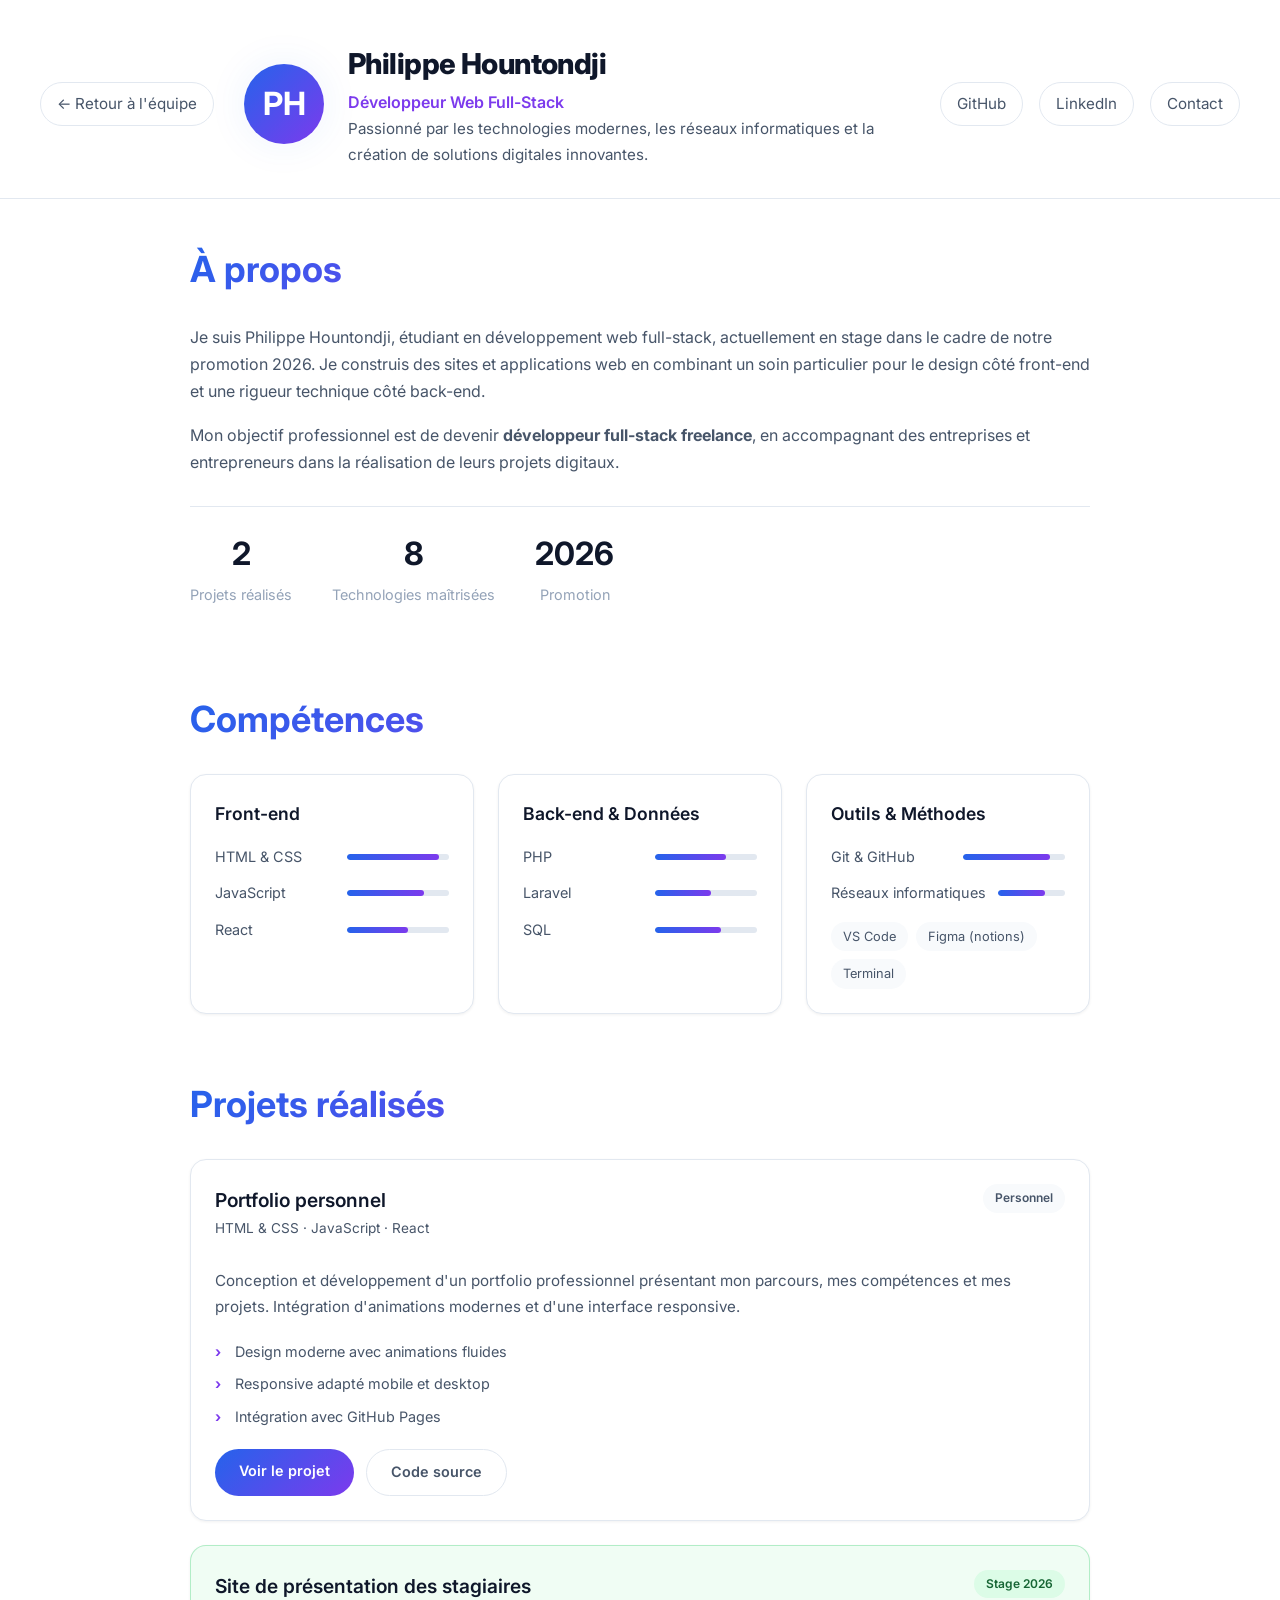
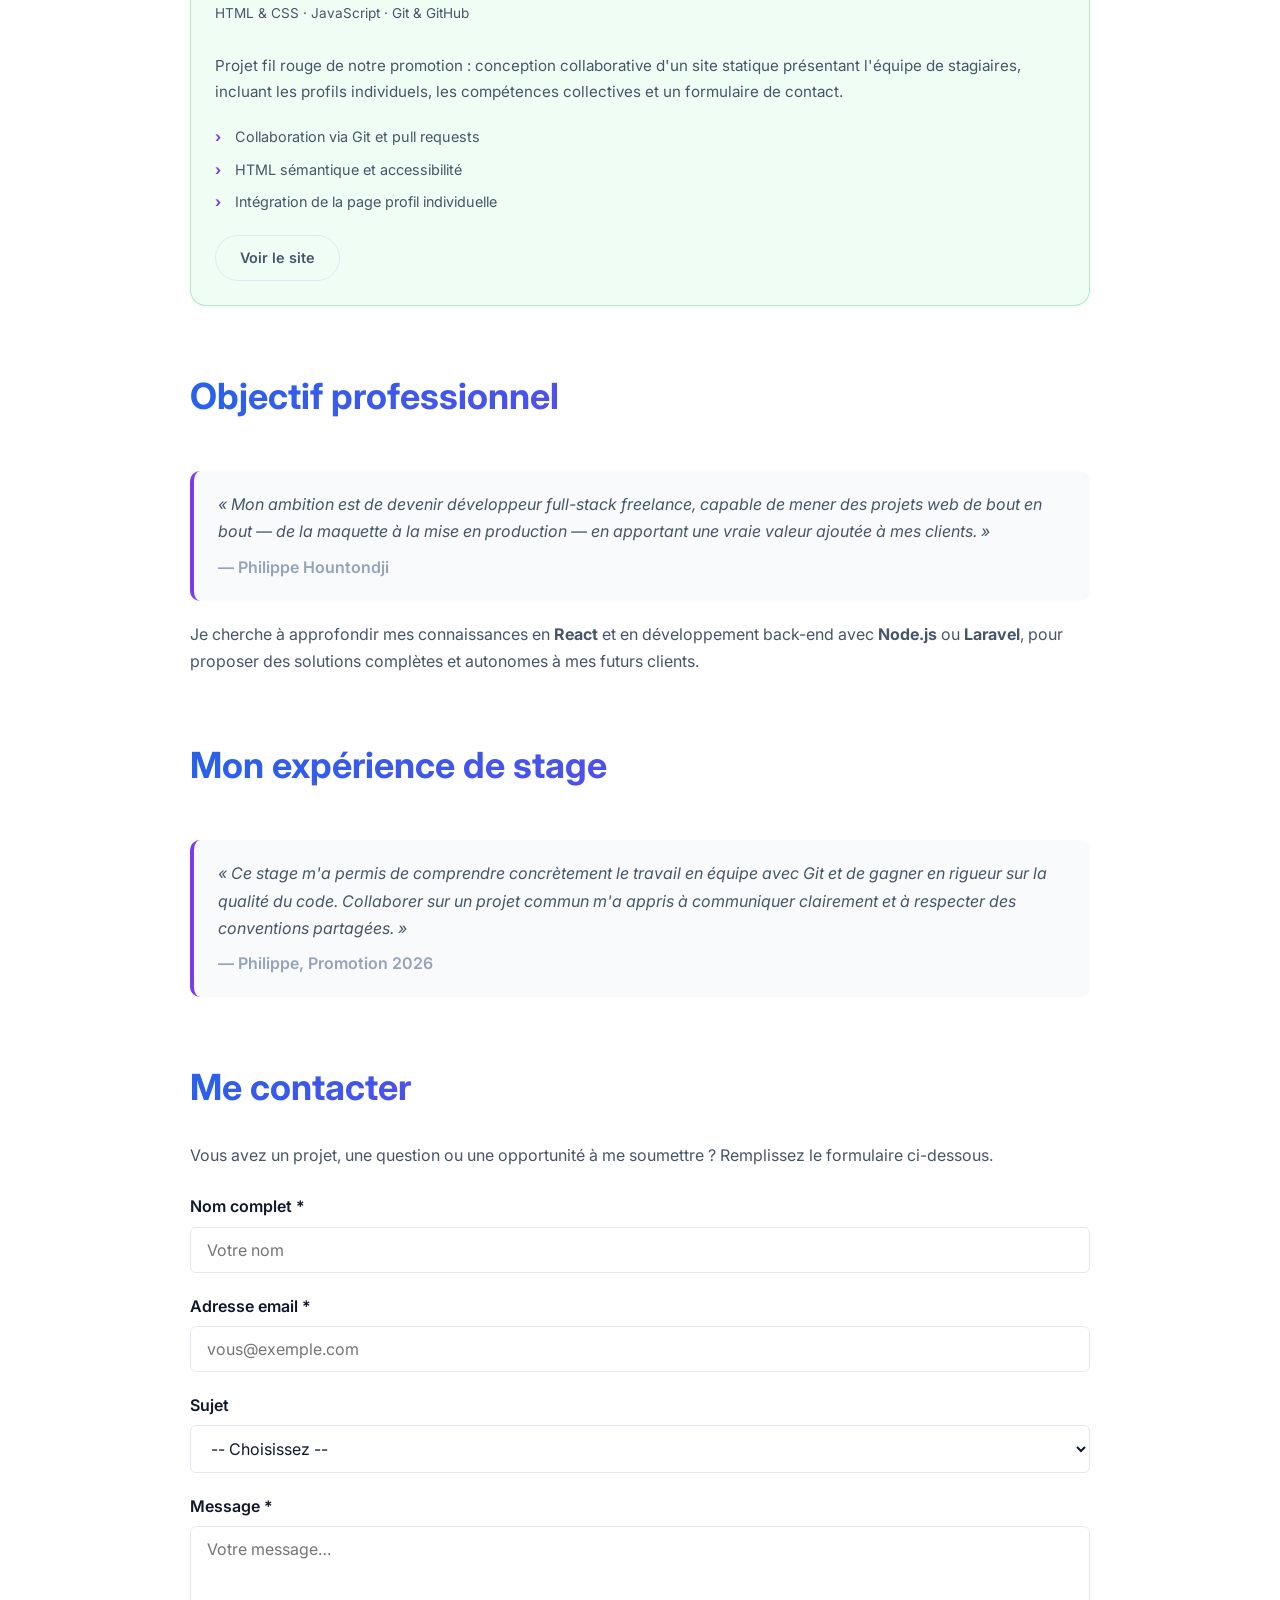
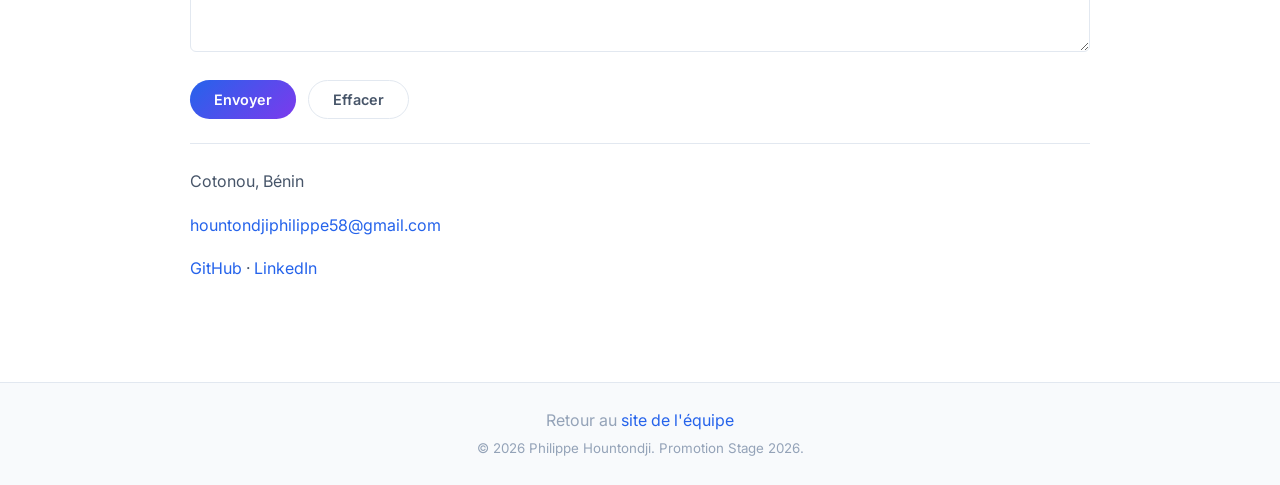
<file: pages/philippe.html>
<!DOCTYPE html>
<html lang="fr">
<head>
    <meta charset="UTF-8">
    <meta name="viewport" content="width=device-width, initial-scale=1.0">
    <meta name="description" content="Profil de Philippe Hountondji – Développeur Web Full-Stack stagiaire passionné par les technologies modernes et les réseaux informatiques.">
    <title>Philippe Hountondji – Développeur Full-Stack</title>
    <link rel="icon" href="data:image/svg+xml,<svg xmlns='http://www.w3.org/2000/svg' viewBox='0 0 100 100'><text y='.9em' font-size='90'>PH</text></svg>">
    <link rel="preconnect" href="https://fonts.googleapis.com">
    <link rel="preconnect" href="https://fonts.gstatic.com" crossorigin>
    <link href="https://fonts.googleapis.com/css2?family=Inter:opsz,wght@14..32,400;14..32,500;14..32,600;14..32,700;14..32,800&family=JetBrains+Mono:wght@400;600&display=swap" rel="stylesheet">
    <link rel="stylesheet" href="https://cdnjs.cloudflare.com/ajax/libs/font-awesome/6.0.0-beta3/css/all.min.css">
    <link rel="stylesheet" href="../css/philippe.css">
</head>
<body>

    <header class="profile-header">
        <div class="header-inner">
            <a href="../index.html" class="btn-back" aria-label="Retour à l'équipe">
                ← Retour à l'équipe
            </a>
            <div class="profile-identity">
                <div class="avatar" aria-hidden="true">PH</div>
                <div class="profile-meta">
                    <h1 class="profile-name">Philippe Hountondji</h1>
                    <p class="profile-role">Développeur Web Full-Stack</p>
                    <p class="profile-tagline">Passionné par les technologies modernes, les réseaux informatiques et la création de solutions digitales innovantes.</p>
                </div>
            </div>
            <nav class="social-links" aria-label="Liens professionnels">
                <a href="https://github.com/hountondji-philippe" aria-label="Profil GitHub de Philippe">GitHub</a>
                <a href="#" aria-label="Profil LinkedIn de Philippe">LinkedIn</a>
                <a href="#contact" aria-label="Contacter Philippe">Contact</a>
            </nav>
        </div>
    </header>

    <main class="profile-main">

        <section id="apropos" class="profile-section">
            <div class="section-inner">
                <h2 class="section-title">À propos</h2>
                <p>Je suis Philippe Hountondji, étudiant en développement web full-stack, actuellement en stage dans le cadre de notre promotion 2026. Je construis des sites et applications web en combinant un soin particulier pour le design côté front-end et une rigueur technique côté back-end.</p>
                <p>Mon objectif professionnel est de devenir <strong>développeur full-stack freelance</strong>, en accompagnant des entreprises et entrepreneurs dans la réalisation de leurs projets digitaux.</p>
                <ul class="profile-stats" aria-label="Chiffres clés">
                    <li class="stat-item">
                        <span class="stat-number">2</span>
                        <span class="stat-label">Projets réalisés</span>
                    </li>
                    <li class="stat-item">
                        <span class="stat-number">8</span>
                        <span class="stat-label">Technologies maîtrisées</span>
                    </li>
                    <li class="stat-item">
                        <span class="stat-number">2026</span>
                        <span class="stat-label">Promotion</span>
                    </li>
                </ul>
            </div>
        </section>

        <section id="competences" class="profile-section">
            <div class="section-inner">
                <h2 class="section-title">Compétences</h2>
                <div class="skills-grid">
                    <article class="skill-card">
                        <h3 class="skill-category">Front-end</h3>
                        <ul class="skill-list">
                            <li>
                                <span class="skill-name">HTML &amp; CSS</span>
                                <span class="skill-bar" aria-label="Niveau HTML & CSS : avancé">
                                    <span class="skill-fill" style="--level: 90%"></span>
                                </span>
                            </li>
                            <li>
                                <span class="skill-name">JavaScript</span>
                                <span class="skill-bar" aria-label="Niveau JavaScript : intermédiaire">
                                    <span class="skill-fill" style="--level: 75%"></span>
                                </span>
                            </li>
                            <li>
                                <span class="skill-name">React</span>
                                <span class="skill-bar" aria-label="Niveau React : notions">
                                    <span class="skill-fill" style="--level: 60%"></span>
                                </span>
                            </li>
                        </ul>
                    </article>

                    <article class="skill-card">
                        <h3 class="skill-category">Back-end &amp; Données</h3>
                        <ul class="skill-list">
                            <li>
                                <span class="skill-name">PHP</span>
                                <span class="skill-bar" aria-label="Niveau PHP : intermédiaire">
                                    <span class="skill-fill" style="--level: 70%"></span>
                                </span>
                            </li>
                            <li>
                                <span class="skill-name">Laravel</span>
                                <span class="skill-bar" aria-label="Niveau Laravel : notions">
                                    <span class="skill-fill" style="--level: 55%"></span>
                                </span>
                            </li>
                            <li>
                                <span class="skill-name">SQL</span>
                                <span class="skill-bar" aria-label="Niveau SQL : intermédiaire">
                                    <span class="skill-fill" style="--level: 65%"></span>
                                </span>
                            </li>
                        </ul>
                    </article>

                    <article class="skill-card">
                        <h3 class="skill-category">Outils &amp; Méthodes</h3>
                        <ul class="skill-list">
                            <li>
                                <span class="skill-name">Git &amp; GitHub</span>
                                <span class="skill-bar" aria-label="Niveau Git & GitHub : avancé">
                                    <span class="skill-fill" style="--level: 85%"></span>
                                </span>
                            </li>
                            <li>
                                <span class="skill-name">Réseaux informatiques</span>
                                <span class="skill-bar" aria-label="Niveau réseaux : intermédiaire">
                                    <span class="skill-fill" style="--level: 70%"></span>
                                </span>
                            </li>
                        </ul>
                        <ul class="tools-tags" aria-label="Autres outils">
                            <li>VS Code</li>
                            <li>Figma (notions)</li>
                            <li>Terminal</li>
                        </ul>
                    </article>
                </div>
            </div>
        </section>

        <section id="projet" class="profile-section">
            <div class="section-inner">
                <h2 class="section-title">Projets réalisés</h2>

                <article class="project-card">
                    <div class="project-header">
                        <div>
                            <h3 class="project-title">Portfolio personnel</h3>
                            <p class="project-stack">HTML &amp; CSS · JavaScript · React</p>
                        </div>
                        <span class="project-badge">Personnel</span>
                    </div>
                    <p class="project-desc">Conception et développement d'un portfolio professionnel présentant mon parcours, mes compétences et mes projets. Intégration d'animations modernes et d'une interface responsive.</p>
                    <ul class="project-highlights">
                        <li>Design moderne avec animations fluides</li>
                        <li>Responsive adapté mobile et desktop</li>
                        <li>Intégration avec GitHub Pages</li>
                    </ul>
                    <div class="project-links">
                        <a href="https://philippe554-del.github.io/Portfolio-/" class="btn btn-primary">Voir le projet</a>
                        <a href="https://github.com/hountondji-philippe/Portfolio-" class="btn btn-outline">Code source</a>
                    </div>
                </article>

                <article class="project-card project-card--stage">
                    <div class="project-header">
                        <div>
                            <h3 class="project-title">Site de présentation des stagiaires</h3>
                            <p class="project-stack">HTML &amp; CSS · JavaScript · Git &amp; GitHub</p>
                        </div>
                        <span class="project-badge project-badge--stage">Stage 2026</span>
                    </div>
                    <p class="project-desc">Projet fil rouge de notre promotion : conception collaborative d'un site statique présentant l'équipe de stagiaires, incluant les profils individuels, les compétences collectives et un formulaire de contact.</p>
                    <ul class="project-highlights">
                        <li>Collaboration via Git et pull requests</li>
                        <li>HTML sémantique et accessibilité</li>
                        <li>Intégration de la page profil individuelle</li>
                    </ul>
                    <div class="project-links">
                        <a href="../index.html" class="btn btn-outline">Voir le site</a>
                    </div>
                </article>

            </div>
        </section>

        <section id="objectif" class="profile-section">
            <div class="section-inner">
                <h2 class="section-title">Objectif professionnel</h2>
                <blockquote class="profile-quote">
                    <p>« Mon ambition est de devenir développeur full-stack freelance, capable de mener des projets web de bout en bout — de la maquette à la mise en production — en apportant une vraie valeur ajoutée à mes clients. »</p>
                    <footer>— Philippe Hountondji</footer>
                </blockquote>
                <p>Je cherche à approfondir mes connaissances en <strong>React</strong> et en développement back-end avec <strong>Node.js</strong> ou <strong>Laravel</strong>, pour proposer des solutions complètes et autonomes à mes futurs clients.</p>
            </div>
        </section>

        <section id="temoignage" class="profile-section">
            <div class="section-inner">
                <h2 class="section-title">Mon expérience de stage</h2>
                <blockquote class="stage-quote">
                    <p>« Ce stage m'a permis de comprendre concrètement le travail en équipe avec Git et de gagner en rigueur sur la qualité du code. Collaborer sur un projet commun m'a appris à communiquer clairement et à respecter des conventions partagées. »</p>
                    <footer>— Philippe, Promotion 2026</footer>
                </blockquote>
            </div>
        </section>

        <section id="contact" class="profile-section">
            <div class="section-inner">
                <h2 class="section-title">Me contacter</h2>
                <p>Vous avez un projet, une question ou une opportunité à me soumettre ? Remplissez le formulaire ci-dessous.</p>

                <form id="contact-form" novalidate>
                    <fieldset>
                        <legend>Formulaire de contact</legend>

                        <div class="form-group">
                            <label for="nom">Nom complet <span aria-hidden="true">*</span></label>
                            <input type="text" id="nom" name="nom" placeholder="Votre nom" required autocomplete="name">
                            <span class="field-error" id="nom-error" role="alert"></span>
                        </div>

                        <div class="form-group">
                            <label for="email">Adresse email <span aria-hidden="true">*</span></label>
                            <input type="email" id="email" name="email" placeholder="vous@exemple.com" required autocomplete="email">
                            <span class="field-error" id="email-error" role="alert"></span>
                        </div>

                        <div class="form-group">
                            <label for="sujet">Sujet</label>
                            <select id="sujet" name="sujet">
                                <option value="">-- Choisissez --</option>
                                <option value="projet">Proposition de projet</option>
                                <option value="freelance">Mission freelance</option>
                                <option value="info">Demande d'information</option>
                                <option value="autre">Autre</option>
                            </select>
                        </div>

                        <div class="form-group">
                            <label for="message">Message <span aria-hidden="true">*</span></label>
                            <textarea id="message" name="message" rows="5" placeholder="Votre message…" required></textarea>
                            <span class="field-error" id="message-error" role="alert"></span>
                        </div>

                        <div class="form-actions">
                            <button type="submit" class="btn btn-primary">Envoyer</button>
                            <button type="reset" class="btn btn-outline">Effacer</button>
                        </div>

                        <div id="form-success" class="form-success" hidden>
                            Message envoyé. Je vous répondrai dans les plus brefs délais.
                        </div>

                    </fieldset>
                </form>

                <address class="contact-info">
                    <p>Cotonou, Bénin</p>
                    <p><a href="mailto:hountondjiphilippe58@gmail.com">hountondjiphilippe58@gmail.com</a></p>
                    <p>
                        <a href="https://github.com/hountondji-philippe">GitHub</a> ·
                        <a href="#">LinkedIn</a>
                    </p>
                </address>

            </div>
        </section>

    </main>

    <footer class="profile-footer">
        <div class="footer-inner">
            <p>Retour au <a href="../index.html">site de l'équipe</a></p>
            <p><small>&copy; 2026 Philippe Hountondji. Promotion Stage 2026.</small></p>
        </div>
    </footer>

    <script src="../js/philippe.js"></script>
</body>
</html>
</file>
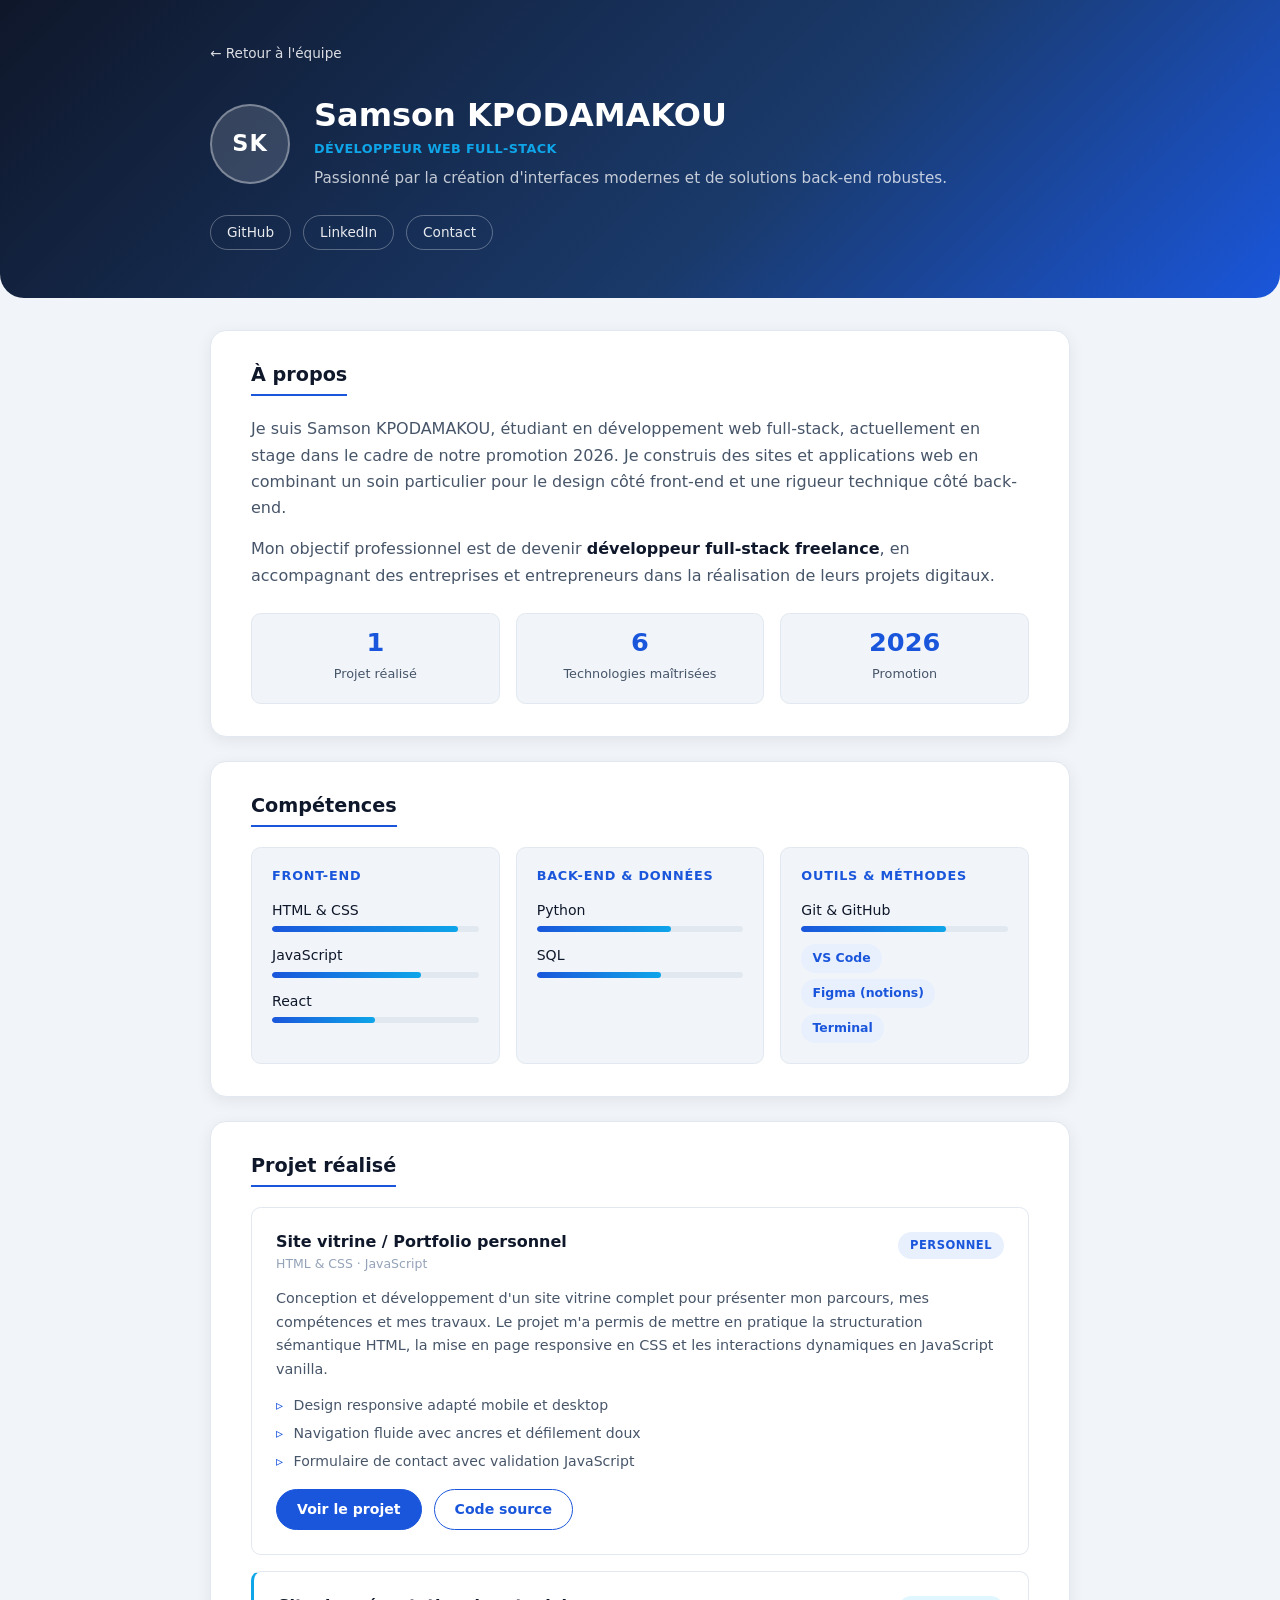
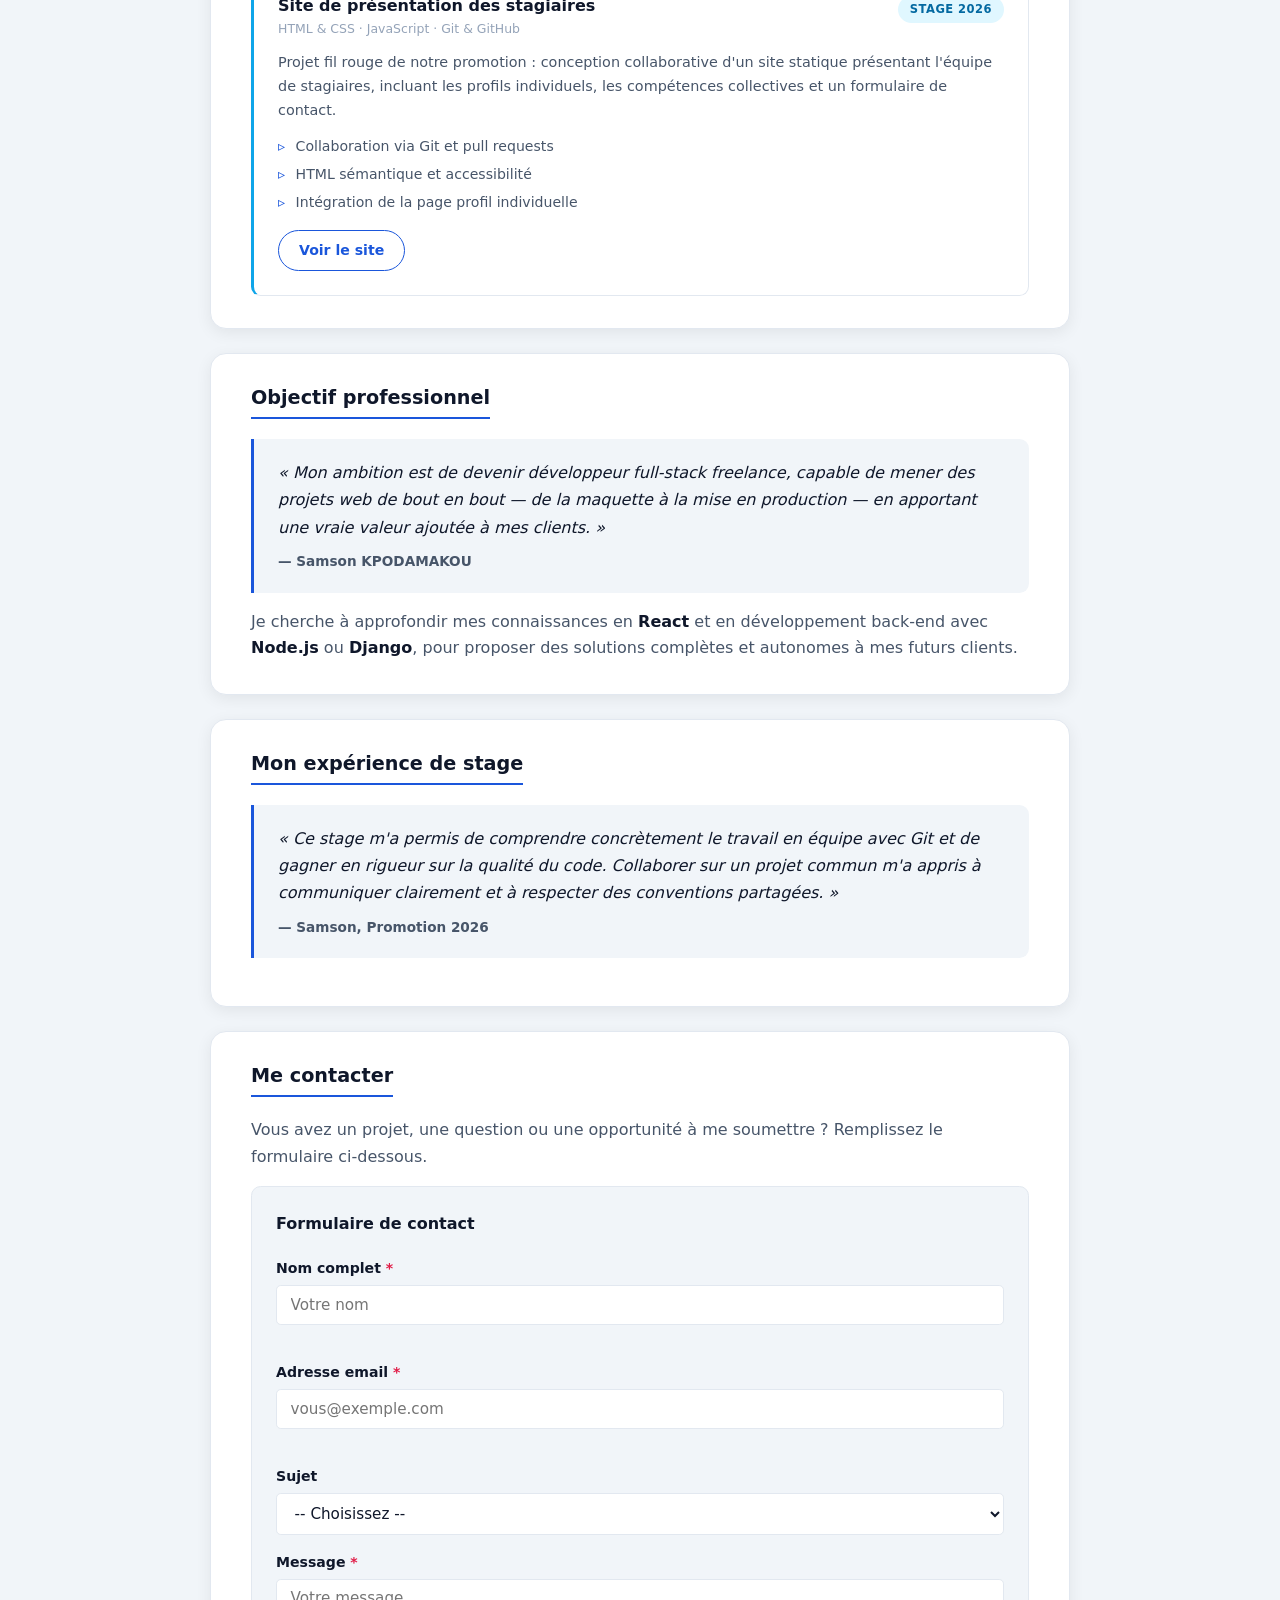
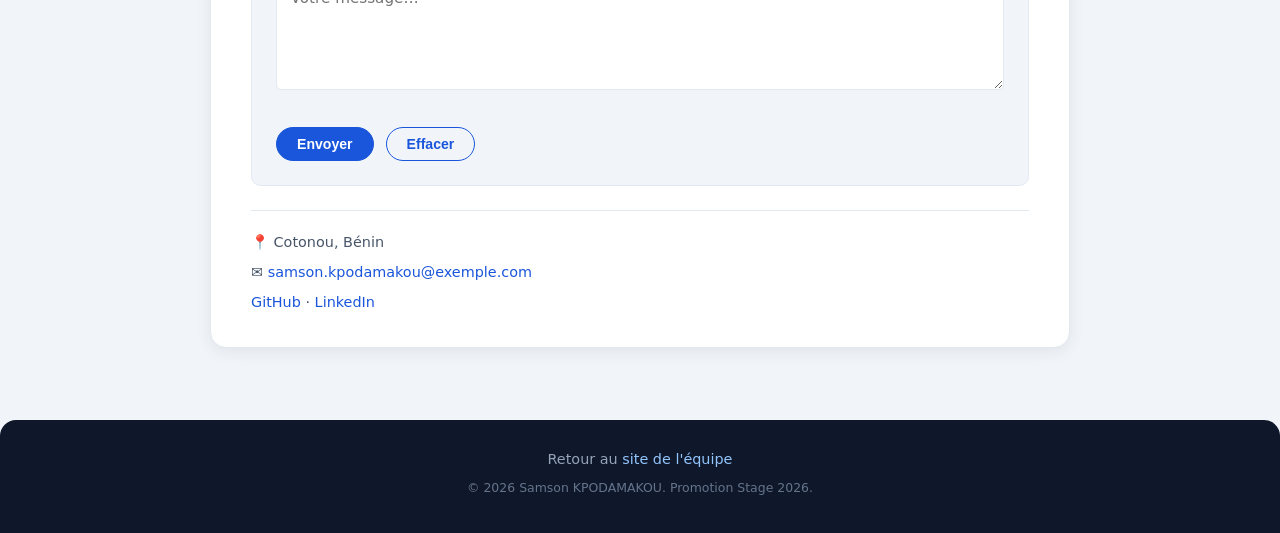
<file: pages/samson.html>
<!DOCTYPE html>
<html lang="fr">
<head>
    <meta charset="UTF-8">
    <meta name="viewport" content="width=device-width, initial-scale=1.0">
    <meta name="description" content="Profil de Samson KPODAMAKOU – Développeur Web Full-Stack stagiaire passionné par la création de solutions digitales modernes.">
    <title>Samson KPODAMAKOU – Développeur Full-Stack</title>
    <link rel="icon" href="data:image/svg+xml,<svg xmlns='http://www.w3.org/2000/svg' viewBox='0 0 100 100'><text y='.9em' font-size='90'>💻</text></svg>">
    <link rel="stylesheet" href="../css/samson.css">
</head>
<body>

    <!-- ========== HEADER / HERO PROFIL ========== -->
    <header class="profile-header">
        <div class="header-inner">

            <!-- Bouton retour -->
            <a href="../index.html" class="btn-back" aria-label="Retour à l'équipe">
                ← Retour à l'équipe
            </a>

            <!-- Avatar + identité -->
            <div class="profile-identity">
                <div class="avatar" aria-hidden="true">SK</div>
                <div class="profile-meta">
                    <h1 class="profile-name">Samson KPODAMAKOU</h1>
                    <p class="profile-role">Développeur Web Full-Stack</p>
                    <p class="profile-tagline">Passionné par la création d'interfaces modernes et de solutions back-end robustes.</p>
                </div>
            </div>

            <!-- Liens sociaux -->
            <nav class="social-links" aria-label="Liens professionnels">
                <a href="#" aria-label="Profil GitHub de Samson">GitHub</a>
                <a href="#" aria-label="Profil LinkedIn de Samson">LinkedIn</a>
                <a href="#contact" aria-label="Contacter Samson">Contact</a>
            </nav>

        </div>
    </header>

    <!-- ========== CONTENU PRINCIPAL ========== -->
    <main class="profile-main">

        <!-- À PROPOS -->
        <section id="apropos" class="profile-section">
            <div class="section-inner">
                <h2 class="section-title">À propos</h2>
                <p>Je suis Samson KPODAMAKOU, étudiant en développement web full-stack, actuellement en stage dans le cadre de notre promotion 2026. Je construis des sites et applications web en combinant un soin particulier pour le design côté front-end et une rigueur technique côté back-end.</p>
                <p>Mon objectif professionnel est de devenir <strong>développeur full-stack freelance</strong>, en accompagnant des entreprises et entrepreneurs dans la réalisation de leurs projets digitaux.</p>

                <!-- Statistiques rapides -->
                <ul class="profile-stats" aria-label="Chiffres clés">
                    <li class="stat-item">
                        <span class="stat-number">1</span>
                        <span class="stat-label">Projet réalisé</span>
                    </li>
                    <li class="stat-item">
                        <span class="stat-number">6</span>
                        <span class="stat-label">Technologies maîtrisées</span>
                    </li>
                    <li class="stat-item">
                        <span class="stat-number">2026</span>
                        <span class="stat-label">Promotion</span>
                    </li>
                </ul>
            </div>
        </section>

        <!-- COMPÉTENCES -->
        <section id="competences" class="profile-section">
            <div class="section-inner">
                <h2 class="section-title">Compétences</h2>

                <div class="skills-grid">

                    <article class="skill-card">
                        <h3 class="skill-category">Front-end</h3>
                        <ul class="skill-list">
                            <li>
                                <span class="skill-name">HTML &amp; CSS</span>
                                <span class="skill-bar" aria-label="Niveau HTML & CSS : avancé">
                                    <span class="skill-fill" style="--level: 90%"></span>
                                </span>
                            </li>
                            <li>
                                <span class="skill-name">JavaScript</span>
                                <span class="skill-bar" aria-label="Niveau JavaScript : intermédiaire">
                                    <span class="skill-fill" style="--level: 72%"></span>
                                </span>
                            </li>
                            <li>
                                <span class="skill-name">React</span>
                                <span class="skill-bar" aria-label="Niveau React : notions">
                                    <span class="skill-fill" style="--level: 50%"></span>
                                </span>
                            </li>
                        </ul>
                    </article>

                    <article class="skill-card">
                        <h3 class="skill-category">Back-end &amp; Données</h3>
                        <ul class="skill-list">
                            <li>
                                <span class="skill-name">Python</span>
                                <span class="skill-bar" aria-label="Niveau Python : intermédiaire">
                                    <span class="skill-fill" style="--level: 65%"></span>
                                </span>
                            </li>
                            <li>
                                <span class="skill-name">SQL</span>
                                <span class="skill-bar" aria-label="Niveau SQL : intermédiaire">
                                    <span class="skill-fill" style="--level: 60%"></span>
                                </span>
                            </li>
                        </ul>
                    </article>

                    <article class="skill-card">
                        <h3 class="skill-category">Outils &amp; Méthodes</h3>
                        <ul class="skill-list">
                            <li>
                                <span class="skill-name">Git &amp; GitHub</span>
                                <span class="skill-bar" aria-label="Niveau Git & GitHub : intermédiaire">
                                    <span class="skill-fill" style="--level: 70%"></span>
                                </span>
                            </li>
                        </ul>
                        <ul class="tools-tags" aria-label="Autres outils">
                            <li>VS Code</li>
                            <li>Figma (notions)</li>
                            <li>Terminal</li>
                        </ul>
                    </article>

                </div>
            </div>
        </section>

        <!-- PROJET -->
        <section id="projet" class="profile-section">
            <div class="section-inner">
                <h2 class="section-title">Projet réalisé</h2>

                <article class="project-card">
                    <div class="project-header">
                        <div>
                            <h3 class="project-title">Site vitrine / Portfolio personnel</h3>
                            <p class="project-stack">HTML &amp; CSS · JavaScript</p>
                        </div>
                        <span class="project-badge">Personnel</span>
                    </div>
                    <p class="project-desc">Conception et développement d'un site vitrine complet pour présenter mon parcours, mes compétences et mes travaux. Le projet m'a permis de mettre en pratique la structuration sémantique HTML, la mise en page responsive en CSS et les interactions dynamiques en JavaScript vanilla.</p>
                    <ul class="project-highlights">
                        <li>Design responsive adapté mobile et desktop</li>
                        <li>Navigation fluide avec ancres et défilement doux</li>
                        <li>Formulaire de contact avec validation JavaScript</li>
                    </ul>
                    <div class="project-links">
                        <a href="#" class="btn btn-primary">Voir le projet</a>
                        <a href="#" class="btn btn-outline">Code source</a>
                    </div>
                </article>

                <!-- Projet stage -->
                <article class="project-card project-card--stage">
                    <div class="project-header">
                        <div>
                            <h3 class="project-title">Site de présentation des stagiaires</h3>
                            <p class="project-stack">HTML &amp; CSS · JavaScript · Git &amp; GitHub</p>
                        </div>
                        <span class="project-badge project-badge--stage">Stage 2026</span>
                    </div>
                    <p class="project-desc">Projet fil rouge de notre promotion : conception collaborative d'un site statique présentant l'équipe de stagiaires, incluant les profils individuels, les compétences collectives et un formulaire de contact.</p>
                    <ul class="project-highlights">
                        <li>Collaboration via Git et pull requests</li>
                        <li>HTML sémantique et accessibilité</li>
                        <li>Intégration de la page profil individuelle</li>
                    </ul>
                    <div class="project-links">
                        <a href="../index.html" class="btn btn-outline">Voir le site</a>
                    </div>
                </article>

            </div>
        </section>

        <!-- OBJECTIF -->
        <section id="objectif" class="profile-section">
            <div class="section-inner">
                <h2 class="section-title">Objectif professionnel</h2>
                <blockquote class="profile-quote">
                    <p>« Mon ambition est de devenir développeur full-stack freelance, capable de mener des projets web de bout en bout — de la maquette à la mise en production — en apportant une vraie valeur ajoutée à mes clients. »</p>
                    <footer>— Samson KPODAMAKOU</footer>
                </blockquote>
                <p>Je cherche à approfondir mes connaissances en <strong>React</strong> et en développement back-end avec <strong>Node.js</strong> ou <strong>Django</strong>, pour proposer des solutions complètes et autonomes à mes futurs clients.</p>
            </div>
        </section>

        <!-- TÉMOIGNAGE STAGE -->
        <section id="temoignage" class="profile-section">
            <div class="section-inner">
                <h2 class="section-title">Mon expérience de stage</h2>
                <blockquote class="stage-quote">
                    <p>« Ce stage m'a permis de comprendre concrètement le travail en équipe avec Git et de gagner en rigueur sur la qualité du code. Collaborer sur un projet commun m'a appris à communiquer clairement et à respecter des conventions partagées. »</p>
                    <footer>— Samson, Promotion 2026</footer>
                </blockquote>
            </div>
        </section>

        <!-- CONTACT -->
        <section id="contact" class="profile-section">
            <div class="section-inner">
                <h2 class="section-title">Me contacter</h2>
                <p>Vous avez un projet, une question ou une opportunité à me soumettre ? Remplissez le formulaire ci-dessous.</p>

                <form id="contact-form" novalidate>
                    <fieldset>
                        <legend>Formulaire de contact</legend>

                        <div class="form-group">
                            <label for="nom">Nom complet <span aria-hidden="true">*</span></label>
                            <input type="text" id="nom" name="nom" placeholder="Votre nom" required autocomplete="name">
                            <span class="field-error" id="nom-error" role="alert"></span>
                        </div>

                        <div class="form-group">
                            <label for="email">Adresse email <span aria-hidden="true">*</span></label>
                            <input type="email" id="email" name="email" placeholder="vous@exemple.com" required autocomplete="email">
                            <span class="field-error" id="email-error" role="alert"></span>
                        </div>

                        <div class="form-group">
                            <label for="sujet">Sujet</label>
                            <select id="sujet" name="sujet">
                                <option value="">-- Choisissez --</option>
                                <option value="projet">Proposition de projet</option>
                                <option value="freelance">Mission freelance</option>
                                <option value="info">Demande d'information</option>
                                <option value="autre">Autre</option>
                            </select>
                        </div>

                        <div class="form-group">
                            <label for="message">Message <span aria-hidden="true">*</span></label>
                            <textarea id="message" name="message" rows="5" placeholder="Votre message…" required></textarea>
                            <span class="field-error" id="message-error" role="alert"></span>
                        </div>

                        <div class="form-actions">
                            <button type="submit" class="btn btn-primary">Envoyer</button>
                            <button type="reset" class="btn btn-outline">Effacer</button>
                        </div>

                        <div id="form-success" class="form-success" hidden>
                            ✅ Message envoyé ! Je vous répondrai dans les plus brefs délais.
                        </div>

                    </fieldset>
                </form>

                <address class="contact-info">
                    <p>📍 Cotonou, Bénin</p>
                    <p>✉️ <a href="mailto:samson.kpodamakou@exemple.com">samson.kpodamakou@exemple.com</a></p>
                    <p>
                        <a href="#">GitHub</a> ·
                        <a href="#">LinkedIn</a>
                    </p>
                </address>

            </div>
        </section>

    </main>

    <!-- ========== PIED DE PAGE ========== -->
    <footer class="profile-footer">
        <div class="footer-inner">
            <p>Retour au <a href="../index.html">site de l'équipe</a></p>
            <p><small>&copy; 2026 Samson KPODAMAKOU. Promotion Stage 2026.</small></p>
        </div>
    </footer>

    <script src="../js/samson.js"></script>
</body>
</html>
</file>
<file: css/philippe.css>
:root {
    --color-primary: #2563EB;
    --color-secondary: #7C3AED;
    --color-bg: #FFFFFF;
    --color-bg-secondary: #F8FAFC;
    --color-surface: #FFFFFF;
    --color-surface-hover: #F1F5F9;
    --color-border: #E2E8F0;
    --color-text: #0F172A;
    --color-text-secondary: #475569;
    --color-text-muted: #94A3B8;
    --color-error: #EF4444;
    --color-success: #22C55E;
    --color-warning: #F59E0B;
    --font-family: 'Inter', -apple-system, sans-serif;
    --font-code: 'JetBrains Mono', monospace;
    --radius-sm: 6px;
    --radius-md: 10px;
    --radius-lg: 16px;
    --radius-xl: 20px;
    --radius-full: 9999px;
    --shadow-xs: 0 1px 3px rgba(0, 0, 0, 0.06);
    --shadow-sm: 0 4px 12px rgba(0, 0, 0, 0.08);
    --shadow-md: 0 8px 24px rgba(0, 0, 0, 0.10);
    --shadow-lg: 0 12px 48px rgba(0, 0, 0, 0.12);
    --shadow-xl: 0 20px 60px rgba(0, 0, 0, 0.15);
    --shadow-glow: 0 0 40px rgba(37, 99, 235, 0.08);
    --shadow-glow-purple: 0 0 40px rgba(124, 58, 237, 0.08);
    --transition: 0.3s ease;
}

* {
    margin: 0;
    padding: 0;
    box-sizing: border-box;
}

html {
    scroll-behavior: smooth;
}

body {
    font-family: var(--font-family);
    background: var(--color-bg);
    color: var(--color-text);
    line-height: 1.7;
    -webkit-font-smoothing: antialiased;
}

.profile-header {
    background: var(--color-bg);
    padding: 40px 20px 30px;
    border-bottom: 1px solid var(--color-border);
    position: sticky;
    top: 0;
    z-index: 100;
    backdrop-filter: blur(10px);
    background: rgba(255, 255, 255, 0.92);
}

.header-inner {
    max-width: 1200px;
    margin: 0 auto;
    display: flex;
    flex-wrap: wrap;
    align-items: center;
    gap: 30px;
}

.btn-back {
    color: var(--color-text-secondary);
    text-decoration: none;
    font-size: 0.95rem;
    transition: color var(--transition), border-color var(--transition);
    padding: 8px 16px;
    border: 1px solid var(--color-border);
    border-radius: var(--radius-full);
    background: var(--color-bg);
}

.btn-back:hover {
    color: var(--color-primary);
    border-color: var(--color-primary);
}

.profile-identity {
    display: flex;
    align-items: center;
    gap: 24px;
    flex: 1;
}

.avatar {
    width: 80px;
    height: 80px;
    border-radius: 50%;
    background: linear-gradient(135deg, var(--color-primary), var(--color-secondary));
    display: flex;
    align-items: center;
    justify-content: center;
    font-size: 2rem;
    font-weight: 700;
    color: #fff;
    flex-shrink: 0;
    box-shadow: var(--shadow-glow);
}

.profile-meta {
    flex: 1;
}

.profile-name {
    font-size: 1.8rem;
    font-weight: 800;
    color: var(--color-text);
    letter-spacing: -0.02em;
}

.profile-role {
    color: var(--color-secondary);
    font-weight: 600;
    font-size: 1rem;
}

.profile-tagline {
    color: var(--color-text-secondary);
    font-size: 0.95rem;
}

.social-links {
    display: flex;
    gap: 16px;
    flex-wrap: wrap;
}

.social-links a {
    color: var(--color-text-secondary);
    text-decoration: none;
    font-size: 0.95rem;
    padding: 8px 16px;
    border: 1px solid var(--color-border);
    border-radius: var(--radius-full);
    transition: all var(--transition);
    background: var(--color-bg);
}

.social-links a:hover {
    border-color: var(--color-primary);
    color: var(--color-primary);
    background: var(--color-bg-secondary);
    transform: translateY(-2px);
}

.profile-main {
    max-width: 1200px;
    margin: 0 auto;
    padding: 40px 20px;
}

.profile-section {
    margin-bottom: 60px;
}

.section-inner {
    max-width: 900px;
    margin: 0 auto;
}

.section-title {
    font-size: 2.25rem;
    font-weight: 700;
    margin-bottom: 24px;
    background: linear-gradient(135deg, var(--color-primary), var(--color-secondary));
    background-size: 200% 200%;
    -webkit-background-clip: text;
    -webkit-text-fill-color: transparent;
    display: inline-block;
    animation: gradientShift 4s ease infinite;
}

@keyframes gradientShift {
    0% { background-position: 0% 50%; }
    50% { background-position: 100% 50%; }
    100% { background-position: 0% 50%; }
}

.section-inner p {
    color: var(--color-text-secondary);
    margin-bottom: 16px;
}

.profile-stats {
    list-style: none;
    display: flex;
    gap: 40px;
    margin-top: 30px;
    padding: 20px 0;
    border-top: 1px solid var(--color-border);
}

.stat-item {
    text-align: center;
}

.stat-number {
    display: block;
    font-size: 2rem;
    font-weight: 700;
    color: var(--color-text);
}

.stat-label {
    font-size: 0.9rem;
    color: var(--color-text-muted);
}

.skills-grid {
    display: grid;
    grid-template-columns: repeat(auto-fit, minmax(260px, 1fr));
    gap: 24px;
}

.skill-card {
    background: var(--color-surface);
    border: 1px solid var(--color-border);
    border-radius: var(--radius-lg);
    padding: 24px;
    transition: transform var(--transition), box-shadow var(--transition);
    box-shadow: var(--shadow-xs);
}

.skill-card:hover {
    transform: translateY(-4px);
    box-shadow: var(--shadow-sm);
}

.skill-category {
    font-size: 1.1rem;
    font-weight: 600;
    color: var(--color-text);
    margin-bottom: 16px;
}

.skill-list {
    list-style: none;
}

.skill-list li {
    display: flex;
    align-items: center;
    gap: 12px;
    margin-bottom: 12px;
}

.skill-name {
    font-size: 0.9rem;
    color: var(--color-text-secondary);
    min-width: 120px;
}

.skill-bar {
    flex: 1;
    height: 6px;
    background: var(--color-border);
    border-radius: 4px;
    overflow: hidden;
}

.skill-fill {
    display: block;
    height: 100%;
    width: var(--level, 0%);
    background: linear-gradient(90deg, var(--color-primary), var(--color-secondary));
    border-radius: 4px;
    transition: width 0.6s ease;
}

.tools-tags {
    list-style: none;
    display: flex;
    flex-wrap: wrap;
    gap: 8px;
    margin-top: 16px;
}

.tools-tags li {
    background: var(--color-bg-secondary);
    padding: 4px 12px;
    border-radius: var(--radius-full);
    font-size: 0.8rem;
    color: var(--color-text-secondary);
}

.project-card {
    background: var(--color-surface);
    border: 1px solid var(--color-border);
    border-radius: var(--radius-lg);
    padding: 24px;
    margin-bottom: 24px;
    transition: transform var(--transition), box-shadow var(--transition);
    box-shadow: var(--shadow-xs);
}

.project-card:hover {
    transform: translateY(-4px);
    box-shadow: var(--shadow-sm);
}

.project-card--stage {
    border-color: rgba(34, 197, 94, 0.3);
    background: #F0FDF4;
}

.project-header {
    display: flex;
    justify-content: space-between;
    align-items: flex-start;
    flex-wrap: wrap;
    gap: 12px;
    margin-bottom: 12px;
}

.project-title {
    font-size: 1.2rem;
    font-weight: 600;
    color: var(--color-text);
}

.project-stack {
    font-size: 0.85rem;
    color: var(--color-text-muted);
}

.project-badge {
    background: var(--color-bg-secondary);
    padding: 4px 12px;
    border-radius: var(--radius-full);
    font-size: 0.75rem;
    font-weight: 600;
    color: var(--color-text-secondary);
}

.project-badge--stage {
    background: #DCFCE7;
    color: #166534;
}

.project-desc {
    color: var(--color-text-secondary);
    font-size: 0.95rem;
    margin-bottom: 12px;
}

.project-highlights {
    list-style: none;
    padding: 0;
    margin-bottom: 16px;
}

.project-highlights li {
    padding: 4px 0 4px 20px;
    position: relative;
    color: var(--color-text-secondary);
    font-size: 0.9rem;
}

.project-highlights li::before {
    content: "›";
    position: absolute;
    left: 0;
    color: var(--color-secondary);
    font-weight: 700;
}

.project-links {
    display: flex;
    gap: 12px;
    flex-wrap: wrap;
}

.btn {
    display: inline-block;
    padding: 10px 24px;
    border-radius: var(--radius-full);
    font-weight: 600;
    font-size: 0.9rem;
    text-decoration: none;
    border: none;
    cursor: pointer;
    transition: all var(--transition);
    font-family: inherit;
}

.btn-primary {
    background: linear-gradient(135deg, var(--color-primary), var(--color-secondary));
    color: #fff;
}

.btn-primary:hover {
    transform: translateY(-2px);
    box-shadow: var(--shadow-glow);
}

.btn-outline {
    background: transparent;
    color: var(--color-text-secondary);
    border: 1px solid var(--color-border);
}

.btn-outline:hover {
    border-color: var(--color-primary);
    color: var(--color-primary);
    background: var(--color-bg-secondary);
}

.profile-quote,
.stage-quote {
    background: var(--color-bg-secondary);
    border-left: 4px solid var(--color-secondary);
    padding: 20px 24px;
    border-radius: var(--radius-md);
    margin: 20px 0;
}

.profile-quote p,
.stage-quote p {
    font-style: italic;
    color: var(--color-text-secondary);
    margin-bottom: 8px;
}

.profile-quote footer,
.stage-quote footer {
    color: var(--color-text-muted);
    font-weight: 600;
    font-style: normal;
}

form {
    margin: 24px 0;
}

fieldset {
    border: none;
    padding: 0;
}

legend {
    position: absolute;
    width: 1px;
    height: 1px;
    overflow: hidden;
}

.form-group {
    margin-bottom: 20px;
}

.form-group label {
    display: block;
    font-weight: 600;
    margin-bottom: 6px;
    color: var(--color-text);
}

.form-group input,
.form-group select,
.form-group textarea {
    width: 100%;
    padding: 12px 16px;
    background: var(--color-bg);
    border: 1px solid var(--color-border);
    border-radius: var(--radius-sm);
    color: var(--color-text);
    font-family: inherit;
    font-size: 1rem;
    transition: border-color var(--transition), box-shadow var(--transition);
}

.form-group input:focus,
.form-group select:focus,
.form-group textarea:focus {
    outline: none;
    border-color: var(--color-primary);
    box-shadow: 0 0 0 3px rgba(37, 99, 235, 0.10);
}

.form-group textarea {
    resize: vertical;
    min-height: 120px;
}

.field-error {
    display: block;
    color: var(--color-error);
    font-size: 0.85rem;
    margin-top: 4px;
}

.form-actions {
    display: flex;
    gap: 12px;
    flex-wrap: wrap;
    margin-top: 8px;
}

.form-success {
    margin-top: 20px;
    padding: 16px 20px;
    background: #F0FDF4;
    border: 1px solid #BBF7D0;
    border-radius: var(--radius-sm);
    color: #166534;
}

.contact-info {
    margin-top: 24px;
    padding-top: 24px;
    border-top: 1px solid var(--color-border);
    font-style: normal;
    color: var(--color-text-secondary);
}

.contact-info a {
    color: var(--color-primary);
    text-decoration: none;
}

.contact-info a:hover {
    text-decoration: underline;
}

.profile-footer {
    background: var(--color-bg-secondary);
    padding: 24px 20px;
    border-top: 1px solid var(--color-border);
}

.footer-inner {
    max-width: 1200px;
    margin: 0 auto;
    text-align: center;
    color: var(--color-text-muted);
}

.footer-inner a {
    color: var(--color-primary);
    text-decoration: none;
}

.footer-inner a:hover {
    text-decoration: underline;
}

@media (max-width: 768px) {
    .profile-identity {
        flex-direction: column;
        text-align: center;
    }

    .header-inner {
        flex-direction: column;
        align-items: stretch;
        gap: 20px;
    }

    .social-links {
        justify-content: center;
    }

    .profile-stats {
        justify-content: center;
        gap: 24px;
        flex-wrap: wrap;
    }

    .skills-grid {
        grid-template-columns: 1fr;
    }

    .project-header {
        flex-direction: column;
    }

    .form-actions {
        flex-direction: column;
    }

    .btn {
        width: 100%;
        text-align: center;
    }

    .profile-name {
        font-size: 1.5rem;
    }

    .section-title {
        font-size: 1.75rem;
    }
}

@media (min-width: 769px) and (max-width: 1024px) {
    .skills-grid {
        grid-template-columns: repeat(2, 1fr);
    }

    .skills-grid .skill-card:last-child {
        grid-column: 1 / -1;
    }
}
</file>
<file: css/samson.css>
/* =============================================
   SAMSON KPODAMAKOU – PAGE PROFIL
   Style : Professionnel / Corporate
   ============================================= */

/* --- VARIABLES --- */
:root {
    --primary:      #1a56db;
    --primary-dk:   #1340a8;
    --primary-lt:   #e8f0fe;
    --accent:       #0ea5e9;
    --ink:          #0f172a;
    --ink-muted:    #475569;
    --ink-light:    #94a3b8;
    --surface:      #ffffff;
    --bg:           #f1f5f9;
    --border:       #e2e8f0;

    --radius-sm:  0.3rem;
    --radius-md:  0.6rem;
    --radius-lg:  1rem;
    --radius-pill: 2rem;

    --shadow-sm:   0 1px 4px rgba(0,0,0,0.06);
    --shadow-card: 0 4px 16px rgba(0,0,0,0.07);
    --shadow-hover:0 8px 24px rgba(0,0,0,0.11);

    --font: system-ui, -apple-system, 'Segoe UI', Roboto, Helvetica, Arial, sans-serif;
    --max-w: 860px;
}

/* --- RESET --- */
*, *::before, *::after { margin: 0; padding: 0; box-sizing: border-box; }

@media (prefers-reduced-motion: reduce) {
    *, *::before, *::after { transition: none !important; animation: none !important; }
}

html { scroll-behavior: smooth; font-size: 16px; }

body {
    font-family: var(--font);
    background: var(--bg);
    color: var(--ink);
    line-height: 1.65;
}

img { max-width: 100%; height: auto; display: block; }

a { color: var(--primary); text-decoration: none; }
a:hover { text-decoration: underline; }
a:focus-visible {
    outline: 2px solid var(--primary);
    outline-offset: 3px;
    border-radius: var(--radius-sm);
}

/* --- TYPOGRAPHIE --- */
h1, h2, h3 { line-height: 1.2; color: var(--ink); }
h1 { font-size: clamp(1.5rem, 4vw, 2rem); font-weight: 700; }
h2 { font-size: 1.35rem; font-weight: 700; }
h3 { font-size: 1rem; font-weight: 600; }
p  { margin-bottom: 0.9rem; color: var(--ink-muted); }
p:last-child { margin-bottom: 0; }
strong { color: var(--ink); }

/* =============================================
   BOUTONS
   ============================================= */
.btn {
    display: inline-block;
    padding: 0.5rem 1.25rem;
    border-radius: var(--radius-pill);
    font-size: 0.88rem;
    font-weight: 600;
    cursor: pointer;
    border: 1.5px solid transparent;
    transition: background 0.2s, border-color 0.2s, transform 0.15s;
    text-align: center;
}
.btn:hover { text-decoration: none; transform: translateY(-1px); }
.btn:active { transform: translateY(0); }

.btn-primary {
    background: var(--primary);
    color: #fff;
    border-color: var(--primary);
}
.btn-primary:hover { background: var(--primary-dk); border-color: var(--primary-dk); }

.btn-outline {
    background: transparent;
    color: var(--primary);
    border-color: var(--primary);
}
.btn-outline:hover { background: var(--primary-lt); }

.btn-back {
    display: inline-flex;
    align-items: center;
    gap: 0.4rem;
    font-size: 0.85rem;
    font-weight: 500;
    color: rgba(255,255,255,0.85);
    margin-bottom: 2rem;
    transition: color 0.2s;
}
.btn-back:hover { color: #fff; text-decoration: none; }

/* =============================================
   HEADER PROFIL
   ============================================= */
.profile-header {
    background: linear-gradient(135deg, #0f172a 0%, #1a3a6b 60%, #1a56db 100%);
    color: #fff;
    padding: 2.5rem 1.5rem 3rem;
    border-radius: 0 0 1.5rem 1.5rem;
    margin-bottom: 2rem;
}

.header-inner {
    max-width: var(--max-w);
    margin: 0 auto;
}

/* Identité */
.profile-identity {
    display: flex;
    align-items: center;
    gap: 1.5rem;
    margin-bottom: 1.5rem;
}

.avatar {
    width: 80px;
    height: 80px;
    border-radius: 50%;
    background: rgba(255,255,255,0.15);
    border: 2px solid rgba(255,255,255,0.35);
    display: flex;
    align-items: center;
    justify-content: center;
    font-size: 1.4rem;
    font-weight: 700;
    color: #fff;
    flex-shrink: 0;
    letter-spacing: 0.05em;
}

.profile-meta { flex: 1; }

.profile-name {
    color: #fff;
    margin-bottom: 0.2rem;
}

.profile-role {
    font-size: 0.95rem;
    font-weight: 600;
    color: var(--accent);
    margin-bottom: 0.4rem;
    letter-spacing: 0.03em;
    text-transform: uppercase;
    font-size: 0.8rem;
}

.profile-tagline {
    font-size: 0.95rem;
    color: rgba(255,255,255,0.75);
    margin: 0;
}

/* Nav sociale */
.social-links {
    display: flex;
    gap: 0.75rem;
    flex-wrap: wrap;
}
.social-links a {
    padding: 0.35rem 1rem;
    border: 1px solid rgba(255,255,255,0.3);
    border-radius: var(--radius-pill);
    color: rgba(255,255,255,0.9);
    font-size: 0.85rem;
    font-weight: 500;
    transition: background 0.2s, border-color 0.2s;
}
.social-links a:hover {
    background: rgba(255,255,255,0.15);
    border-color: rgba(255,255,255,0.6);
    text-decoration: none;
}

/* =============================================
   SECTIONS
   ============================================= */
.profile-main { padding: 0 1rem 3rem; }

.profile-section { margin-bottom: 1.5rem; }

.section-inner {
    max-width: var(--max-w);
    margin: 0 auto;
    background: var(--surface);
    border-radius: var(--radius-lg);
    padding: 2rem 2.5rem;
    box-shadow: var(--shadow-card);
    border: 1px solid var(--border);
}

.section-title {
    font-size: 1.2rem;
    font-weight: 700;
    color: var(--ink);
    padding-bottom: 0.5rem;
    border-bottom: 2px solid var(--primary);
    display: inline-block;
    margin-bottom: 1.25rem;
}

/* =============================================
   STATS
   ============================================= */
.profile-stats {
    display: grid;
    grid-template-columns: repeat(3, 1fr);
    gap: 1rem;
    list-style: none;
    margin-top: 1.5rem;
}

.stat-item {
    background: var(--bg);
    border-radius: var(--radius-md);
    padding: 1rem;
    text-align: center;
    border: 1px solid var(--border);
}

.stat-number {
    display: block;
    font-size: 1.6rem;
    font-weight: 700;
    color: var(--primary);
    line-height: 1;
    margin-bottom: 0.3rem;
}

.stat-label {
    font-size: 0.8rem;
    color: var(--ink-muted);
    font-weight: 500;
}

/* =============================================
   COMPÉTENCES
   ============================================= */
.skills-grid {
    display: grid;
    grid-template-columns: repeat(auto-fit, minmax(230px, 1fr));
    gap: 1rem;
}

.skill-card {
    background: var(--bg);
    border: 1px solid var(--border);
    border-radius: var(--radius-md);
    padding: 1.25rem;
}

.skill-category {
    font-size: 0.8rem;
    text-transform: uppercase;
    letter-spacing: 0.06em;
    color: var(--primary);
    font-weight: 700;
    margin-bottom: 1rem;
}

.skill-list {
    list-style: none;
    display: flex;
    flex-direction: column;
    gap: 0.75rem;
}

.skill-list li {
    display: flex;
    flex-direction: column;
    gap: 0.25rem;
}

.skill-name {
    font-size: 0.88rem;
    font-weight: 500;
    color: var(--ink);
}

.skill-bar {
    display: block;
    height: 6px;
    background: var(--border);
    border-radius: var(--radius-pill);
    overflow: hidden;
}

.skill-fill {
    display: block;
    height: 100%;
    width: var(--level);
    background: linear-gradient(90deg, var(--primary), var(--accent));
    border-radius: var(--radius-pill);
    transition: width 1s ease;
}

/* Tags outils */
.tools-tags {
    list-style: none;
    display: flex;
    flex-wrap: wrap;
    gap: 0.4rem;
    margin-top: 0.75rem;
}
.tools-tags li {
    background: var(--primary-lt);
    color: var(--primary);
    font-size: 0.78rem;
    font-weight: 600;
    padding: 0.25rem 0.7rem;
    border-radius: var(--radius-pill);
}

/* =============================================
   PROJETS
   ============================================= */
.project-card {
    border: 1px solid var(--border);
    border-radius: var(--radius-md);
    padding: 1.5rem;
    margin-bottom: 1rem;
    transition: box-shadow 0.2s;
}
.project-card:hover { box-shadow: var(--shadow-hover); }
.project-card:last-child { margin-bottom: 0; }

.project-card--stage {
    border-left: 3px solid var(--accent);
}

.project-header {
    display: flex;
    justify-content: space-between;
    align-items: flex-start;
    gap: 1rem;
    margin-bottom: 0.75rem;
}

.project-title {
    font-size: 1rem;
    font-weight: 700;
    color: var(--ink);
    margin-bottom: 0.2rem;
}

.project-stack {
    font-size: 0.78rem;
    color: var(--ink-light);
    font-weight: 500;
    margin: 0;
}

.project-badge {
    flex-shrink: 0;
    background: var(--primary-lt);
    color: var(--primary);
    font-size: 0.72rem;
    font-weight: 700;
    padding: 0.25rem 0.75rem;
    border-radius: var(--radius-pill);
    text-transform: uppercase;
    letter-spacing: 0.04em;
}

.project-badge--stage {
    background: #e0f7ff;
    color: #0369a1;
}

.project-desc {
    font-size: 0.9rem;
    color: var(--ink-muted);
    margin-bottom: 0.75rem;
}

.project-highlights {
    list-style: none;
    display: flex;
    flex-direction: column;
    gap: 0.3rem;
    margin-bottom: 1rem;
}
.project-highlights li {
    font-size: 0.88rem;
    color: var(--ink-muted);
    padding-left: 1.1rem;
    position: relative;
}
.project-highlights li::before {
    content: "▹";
    color: var(--primary);
    position: absolute;
    left: 0;
}

.project-links {
    display: flex;
    gap: 0.75rem;
    flex-wrap: wrap;
}

/* =============================================
   CITATION / OBJECTIF
   ============================================= */
.profile-quote,
.stage-quote {
    border-left: 3px solid var(--primary);
    background: var(--bg);
    border-radius: 0 var(--radius-md) var(--radius-md) 0;
    padding: 1.25rem 1.5rem;
    font-style: italic;
    margin-bottom: 1rem;
}
.profile-quote p,
.stage-quote p {
    color: var(--ink);
    font-size: 1rem;
    line-height: 1.7;
    margin-bottom: 0.6rem;
}
.profile-quote footer,
.stage-quote footer {
    font-style: normal;
    font-size: 0.85rem;
    font-weight: 700;
    color: var(--ink-muted);
}

/* =============================================
   FORMULAIRE DE CONTACT
   ============================================= */
form {
    background: var(--bg);
    border-radius: var(--radius-md);
    padding: 1.5rem;
    margin-top: 1rem;
    border: 1px solid var(--border);
}

fieldset { border: none; }

legend {
    font-weight: 700;
    font-size: 1rem;
    margin-bottom: 1.25rem;
    color: var(--ink);
}

.form-group {
    display: flex;
    flex-direction: column;
    gap: 0.3rem;
    margin-bottom: 1rem;
}

label {
    font-size: 0.88rem;
    font-weight: 600;
    color: var(--ink);
}
label span { color: #e11d48; }

input, select, textarea {
    width: 100%;
    padding: 0.6rem 0.85rem;
    border: 1px solid var(--border);
    border-radius: var(--radius-sm);
    font-family: inherit;
    font-size: 0.95rem;
    background: var(--surface);
    color: var(--ink);
    transition: border-color 0.2s, box-shadow 0.2s;
}
input:focus, select:focus, textarea:focus {
    outline: none;
    border-color: var(--primary);
    box-shadow: 0 0 0 3px rgba(26, 86, 219, 0.12);
}
input.invalid, textarea.invalid { border-color: #e11d48; }

.field-error {
    font-size: 0.78rem;
    color: #e11d48;
    min-height: 1rem;
}

.form-actions {
    display: flex;
    gap: 0.75rem;
    margin-top: 0.5rem;
    flex-wrap: wrap;
}

.form-success {
    margin-top: 1rem;
    padding: 0.75rem 1rem;
    background: #dcfce7;
    border-radius: var(--radius-sm);
    color: #166534;
    font-weight: 600;
    font-size: 0.9rem;
}

/* Adresse contact */
.contact-info {
    margin-top: 1.5rem;
    font-style: normal;
    border-top: 1px solid var(--border);
    padding-top: 1.25rem;
    display: flex;
    flex-direction: column;
    gap: 0.4rem;
}
.contact-info p {
    font-size: 0.9rem;
    color: var(--ink-muted);
    margin: 0;
}

/* =============================================
   FOOTER
   ============================================= */
.profile-footer {
    background: #0f172a;
    color: #94a3b8;
    text-align: center;
    padding: 1.75rem 1rem;
    border-radius: 1rem 1rem 0 0;
}

.footer-inner { max-width: var(--max-w); margin: 0 auto; }

.profile-footer p { color: #94a3b8; margin-bottom: 0.3rem; font-size: 0.9rem; }
.profile-footer a { color: #93c5fd; }
.profile-footer small { font-size: 0.78rem; color: #64748b; }

/* =============================================
   RESPONSIVE
   ============================================= */
@media (max-width: 640px) {
    .profile-identity { flex-direction: column; text-align: center; }
    .social-links { justify-content: center; }
    .section-inner { padding: 1.5rem 1.25rem; }
    .profile-stats { grid-template-columns: repeat(3, 1fr); }
    .skills-grid { grid-template-columns: 1fr; }
    .project-header { flex-direction: column; }
    .form-actions { flex-direction: column; }
    .form-actions .btn { width: 100%; text-align: center; }
}

@media (max-width: 380px) {
    .profile-stats { grid-template-columns: 1fr; }
    .avatar { width: 64px; height: 64px; font-size: 1.1rem; }
}
</file>
